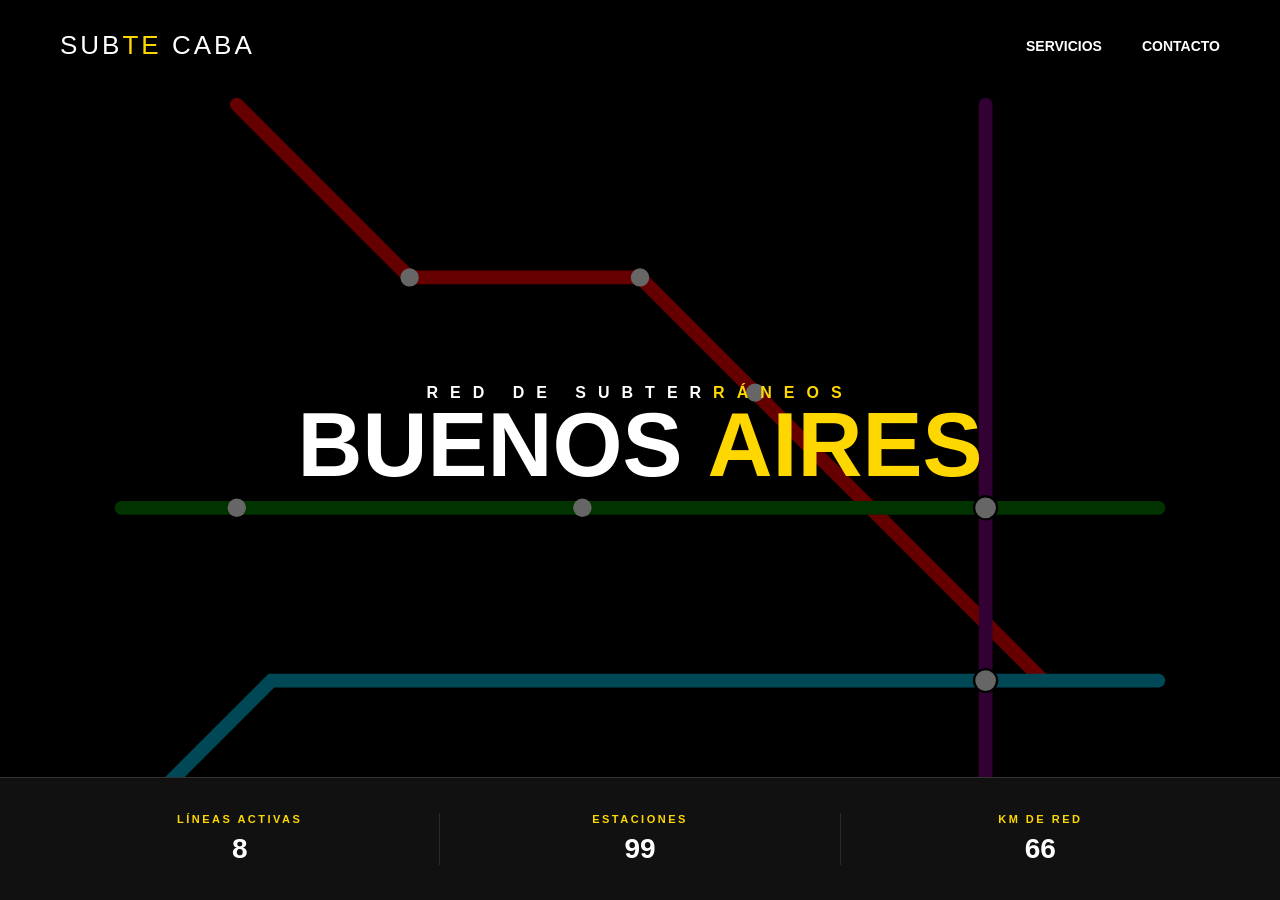
<file: index.html>
<!DOCTYPE html>
<html lang="es">
<head>
    <meta charset="UTF-8">
    <meta name="viewport" content="width=device-width, initial-scale=1.0">
    <title>Subte CABA - Inicio</title>
    <link rel="stylesheet" href="estilo/style.css">
</head>
<body>
    <div class="background-map">
        <svg viewBox="0 0 1000 700" xmlns="http://www.w3.org/2000/svg">
            <path d="M150 50 L300 200 L500 200 L600 300 L850 550" stroke="#FF0000" stroke-width="12" fill="none" stroke-linecap="round"/>
            <line x1="50" y1="400" x2="950" y2="400" stroke="#008000" stroke-width="12" stroke-linecap="round"/>
            <path d="M80 650 L180 550 L850 550 L950 550" stroke="#00B4D8" stroke-width="12" fill="none" stroke-linecap="round"/>
            <path d="M800 50 L800 650 L750 700" stroke="#800080" stroke-width="12" fill="none" stroke-linecap="round"/>
            <path d="M350 700 L700 700 L800 850" stroke="#FFD700" stroke-width="12" fill="none" stroke-linecap="round"/>

            <circle cx="300" cy="200" r="8" fill="#fff"/>
            <circle cx="500" cy="200" r="8" fill="#fff"/>
            <circle cx="600" cy="300" r="8" fill="#fff"/>
            <circle cx="150" cy="400" r="8" fill="#fff"/>
            <circle cx="450" cy="400" r="8" fill="#fff"/>
            <circle cx="800" cy="400" r="10" fill="#fff" stroke="#000" stroke-width="2"/>
            <circle cx="800" cy="550" r="10" fill="#fff" stroke="#000" stroke-width="2"/>
        </svg>
    </div>

    <div class="main-container">
        <nav class="nav">
            <div class="nav-logo">SUB<span>TE</span> CABA</div>
            <ul class="nav-links">
                <li><a href="servicios.html">Servicios</a></li>
                <li><a href="contacto.html">Contacto</a></li>
            </ul>
        </nav>

        <main class="hero">
            <div class="hero-text">
                <h1 class="title-main">RED DE SUBTER<span class="highlight">RÁNEOS</span></h1>
                <h2 class="title-main">BUENOS <span class="highlight">AIRES</span></h2>
            </div>
        </main>

        <div class="info-bar">
            <div class="info-card">
                <div class="info-label">Líneas activas</div>
                <div class="info-value">8</div>
            </div>
            <div class="info-card">
                <div class="info-label">Estaciones</div>
                <div class="info-value">99</div>
            </div>
            <div class="info-card">
                <div class="info-label">Km de red</div>
                <div class="info-value">66</div>
            </div>
        </div>
    </div>
</body>
</html>
</file>
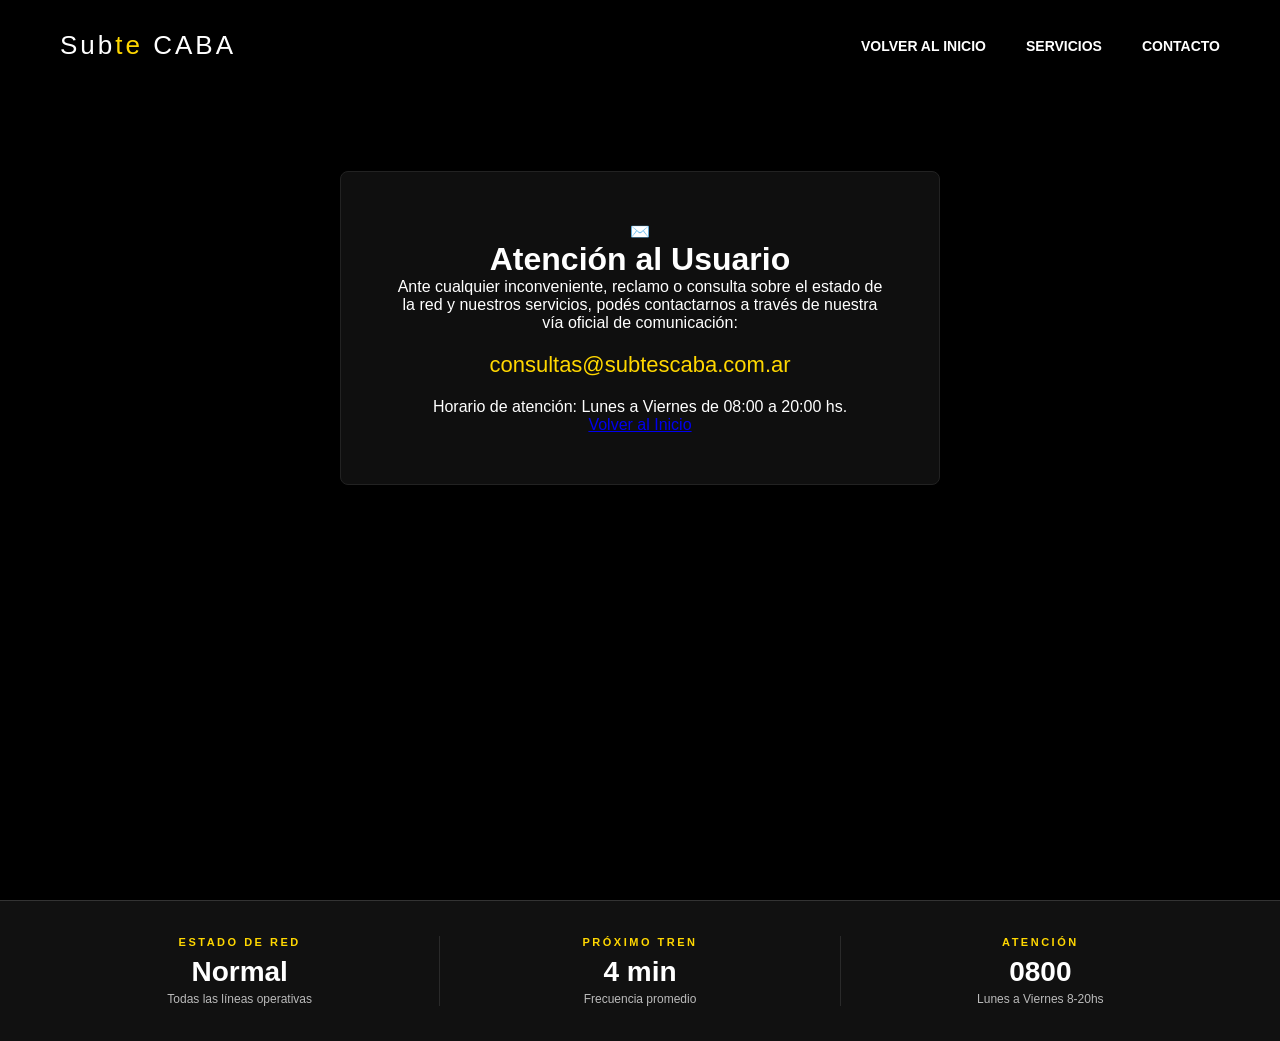
<file: contacto.html>
<!DOCTYPE html>
<html lang="es">
<head>
    <meta charset="UTF-8">
    <meta name="viewport" content="width=device-width, initial-scale=1.0">
    <title>Subte CABA - Contacto</title>
    <link rel="stylesheet" href="estilo/style.css">
</head>
<body>
    <div class="main-container">
        <nav class="nav">
            <div class="nav-logo">Sub<span>te</span> CABA</div>
            <ul class="nav-links">
                <li><a href="index.html">Volver al Inicio</a></li>
                <li><a href="servicios.html">Servicios</a></li>
                <li><a href="contacto.html" class="active">Contacto</a></li>
            </ul>
        </nav>

        <div class="contact-container">
            <div class="contact-box">
                <div class="contact-icon">✉️</div>
                <h1>Atención al <span>Usuario</span></h1>
                
                <p class="contact-text">
                    Ante cualquier inconveniente, reclamo o consulta sobre el estado de la red y nuestros servicios, podés contactarnos a través de nuestra vía oficial de comunicación:
                </p>

                <div class="email-wrapper">
                    <a href="mailto:consultas@subtescaba.com.ar" class="email-link">
                        consultas@subtescaba.com.ar
                    </a>
                </div>

                <div class="contact-footer">
                    <p>Horario de atención: Lunes a Viernes de 08:00 a 20:00 hs.</p>
                </div>
                
                <a href="index.html" class="btn-back">Volver al Inicio</a>
            </div>
        </div>
        </div> <div class="info-bar">
            <div class="info-card">
                <div class="info-label">Estado de red</div>
                <div class="info-value">Normal</div>
                <div class="info-sub">Todas las líneas operativas</div>
            </div>
            <div class="info-card">
                <div class="info-label">Próximo Tren</div>
                <div class="info-value">4 min</div>
                <div class="info-sub">Frecuencia promedio</div>
            </div>
            <div class="info-card">
                <div class="info-label">Atención</div>
                <div class="info-value">0800</div>
                <div class="info-sub">Lunes a Viernes 8-20hs</div>
            </div>
        </div>
    </div>
</body>
</html>
</file>
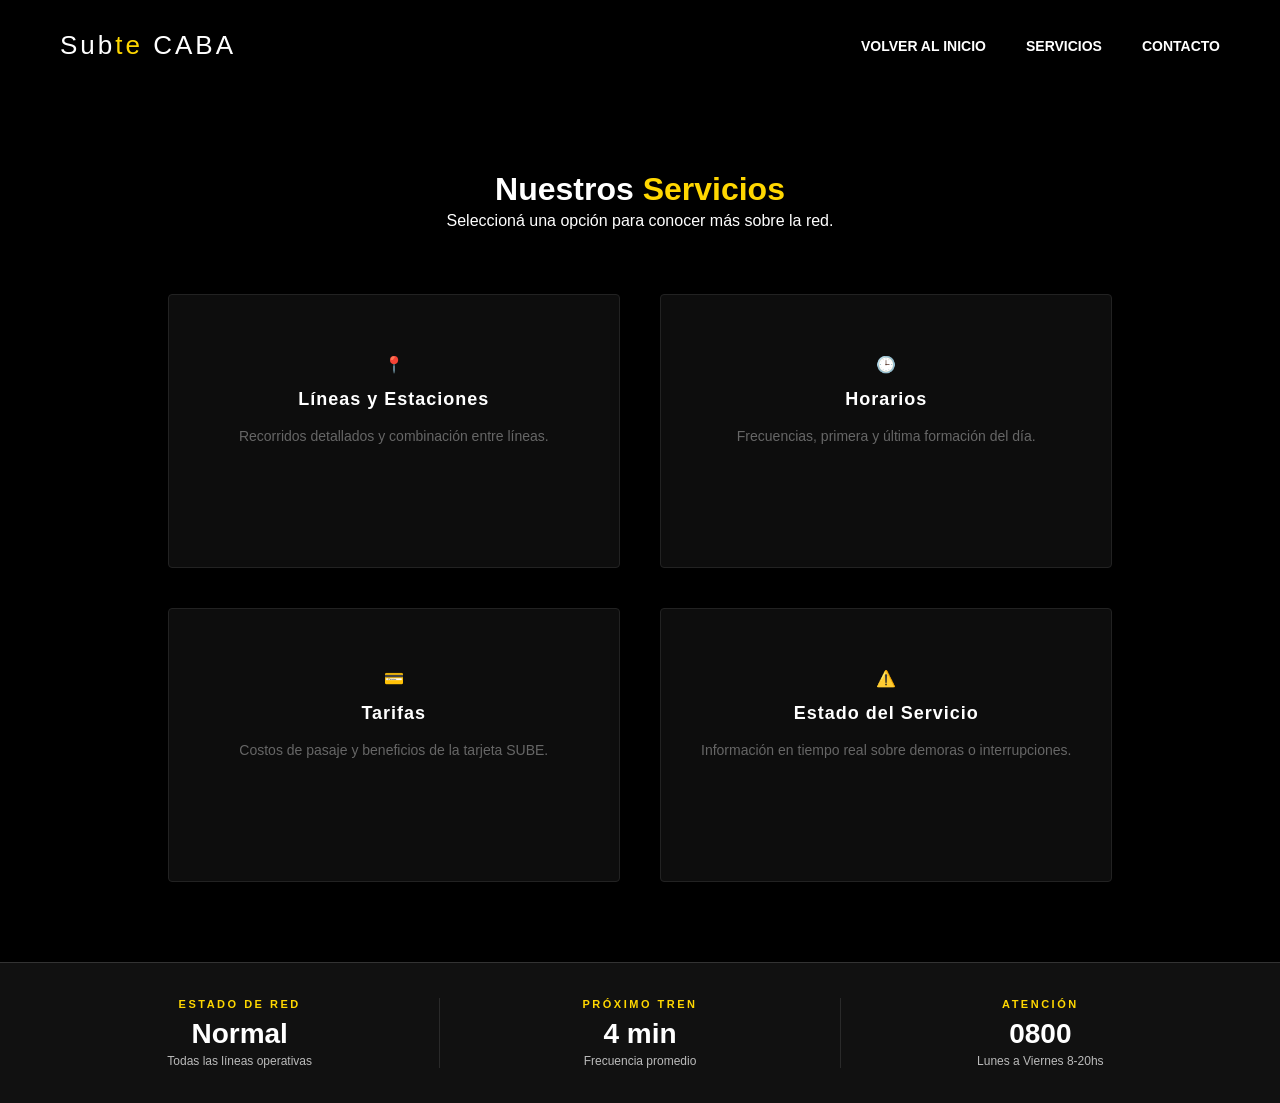
<file: servicios.html>
<!DOCTYPE html>
<html lang="es">
<head>
    <meta charset="UTF-8">
    <meta name="viewport" content="width=device-width, initial-scale=1.0">
    <title>Subte CABA - Servicios</title>
    <link rel="stylesheet" href="estilo/style.css">
</head>
<body>
    <div class="main-container">
        <nav class="nav">
            <div class="nav-logo">Sub<span>te</span> CABA</div>
            <ul class="nav-links">
                <li><a href="index.html">Volver al Inicio</a></li>
                <li><a href="servicios.html" class="active">Servicios</a></li>
                <li><a href="contacto.html">Contacto</a></li>
            </ul>
        </nav>

        <div class="services-container">
            <div class="services-header">
                <h1>Nuestros <span class="highlight">Servicios</span></h1>
                <p>Seleccioná una opción para conocer más sobre la red.</p>
            </div>

            <div class="services-grid">
                
                <a href="servicios/lineas_estaciones.html" class="service-card">
                    <div class="icon">📍</div>
                    <h3>Líneas y Estaciones</h3>
                    <p>Recorridos detallados y combinación entre líneas.</p>
                </a>

                <a href="servicios/horarios.html" class="service-card">
                    <div class="icon">🕒</div>
                    <h3>Horarios</h3>
                    <p>Frecuencias, primera y última formación del día.</p>
                </a>

                <a href="servicios/tarifas.html" class="service-card">
                    <div class="icon">💳</div>
                    <h3>Tarifas</h3>
                    <p>Costos de pasaje y beneficios de la tarjeta SUBE.</p>
                </a>

                <a href="servicios/estado.html" class="service-card">
                    <div class="icon">⚠️</div>
                    <h3>Estado del Servicio</h3>
                    <p>Información en tiempo real sobre demoras o interrupciones.</p>
                </a>

            </div>
        </div> <div class="info-bar">
            <div class="info-card">
                <div class="info-label">Estado de red</div>
                <div class="info-value">Normal</div>
                <div class="info-sub">Todas las líneas operativas</div>
            </div>
            <div class="info-card">
                <div class="info-label">Próximo Tren</div>
                <div class="info-value">4 min</div>
                <div class="info-sub">Frecuencia promedio</div>
            </div>
            <div class="info-card">
                <div class="info-label">Atención</div>
                <div class="info-value">0800</div>
                <div class="info-sub">Lunes a Viernes 8-20hs</div>
            </div>
        </div>
    </div> 
</body>
</html>
</file>
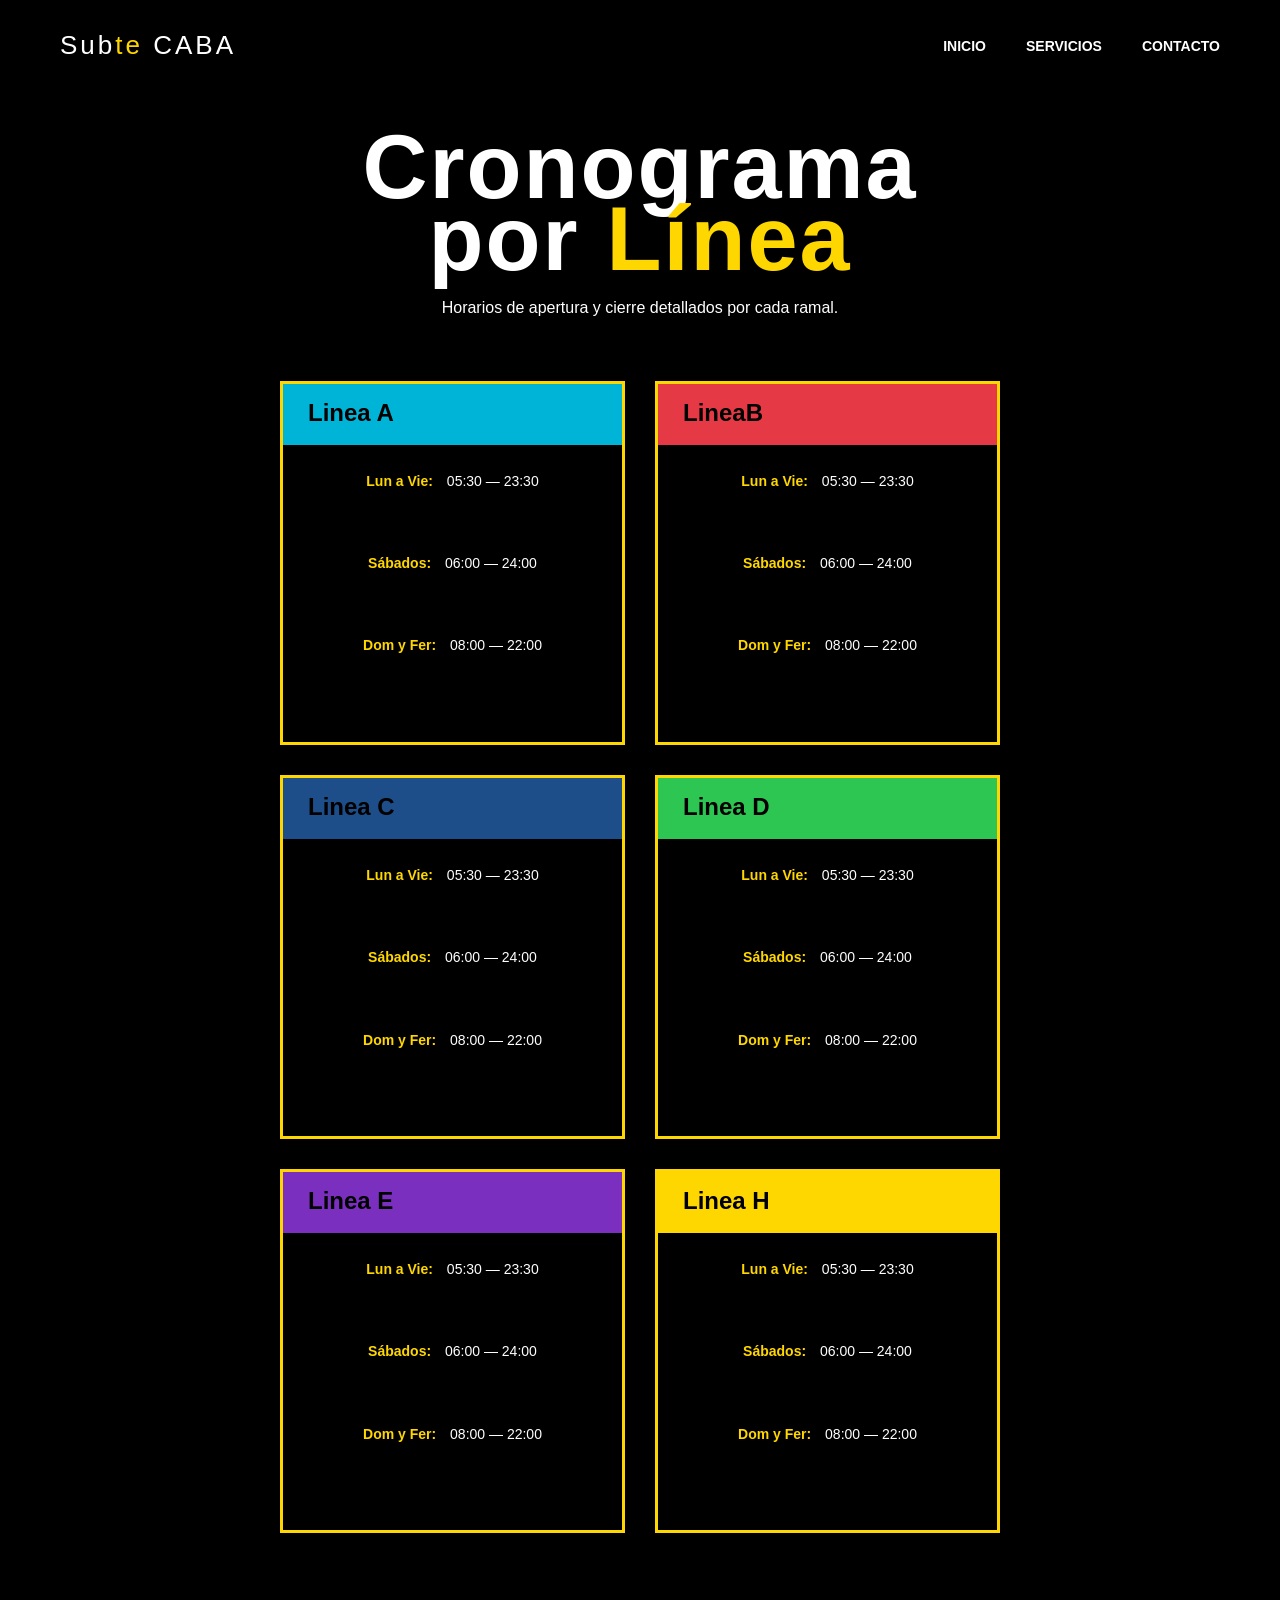
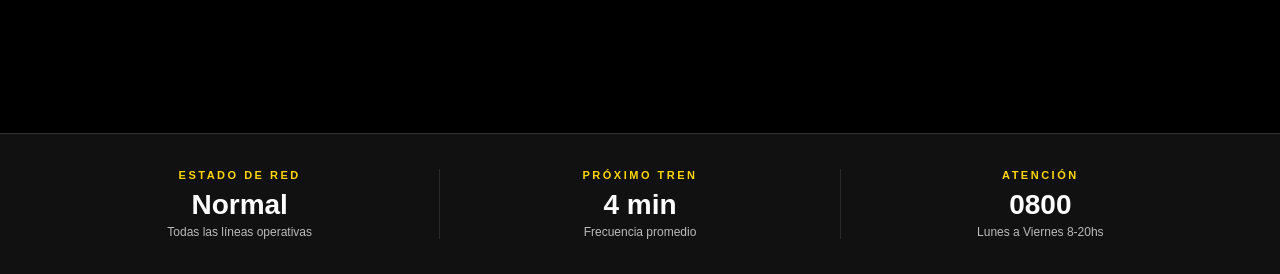
<file: servicios/horarios.html>
<!DOCTYPE html>
<html lang="es">
<head>
    <meta charset="UTF-8">
    <meta name="viewport" content="width=device-width, initial-scale=1.0">
    <title>Horarios por Línea - Subte CABA</title>
    <link rel="stylesheet" href="../estilo/style.css">
</head>
<body>
    <div class="main-container">
        <nav class="nav">
            <div class="nav-logo">Sub<span>te</span> CABA</div>
            <ul class="nav-links">
                <li><a href="../index.html">Inicio</a></li>
                <li><a href="../servicios.html">Servicios</a></li>
                <li><a href="../contacto.html">Contacto</a></li>
            </ul>
        </nav>

        <main class="services-container">
            <h1 class="title-main">Cronograma por <span class="highlight">Línea</span></h1>
            <p class="subtitle">Horarios de apertura y cierre detallados por cada ramal.</p>

            <div class="schedules-grid">
                
                <div class="schedule-card line-a">
                    <div class="line-header-block">Linea A</div>
                    <div class="line-body">
                        <p><strong>Lun a Vie:</strong> 05:30 — 23:30</p>
                        <p><strong>Sábados:</strong> 06:00 — 24:00</p>
                        <p><strong>Dom y Fer:</strong> 08:00 — 22:00</p>
                    </div>
                </div>

                <div class="schedule-card line-b">
                    <div class="line-header-block">LineaB</div>
                    <div class="line-body">
                        <p><strong>Lun a Vie:</strong> 05:30 — 23:30</p>
                        <p><strong>Sábados:</strong> 06:00 — 24:00</p>
                        <p><strong>Dom y Fer:</strong> 08:00 — 22:00</p>
                    </div>
                </div>

                <div class="schedule-card line-c">
                    <div class="line-header-block">Linea C</div>
                    <div class="line-body">
                        <p><strong>Lun a Vie:</strong> 05:30 — 23:30</p>
                        <p><strong>Sábados:</strong> 06:00 — 24:00</p>
                        <p><strong>Dom y Fer:</strong> 08:00 — 22:00</p>
                    </div>
                </div>

                <div class="schedule-card line-d">
                    <div class="line-header-block">Linea D</div>
                    <div class="line-body">
                        <p><strong>Lun a Vie:</strong> 05:30 — 23:30</p>
                        <p><strong>Sábados:</strong> 06:00 — 24:00</p>
                        <p><strong>Dom y Fer:</strong> 08:00 — 22:00</p>
                    </div>
                </div>

                <div class="schedule-card line-e">
                    <div class="line-header-block">Linea E</div>
                    <div class="line-body">
                        <p><strong>Lun a Vie:</strong> 05:30 — 23:30</p>
                        <p><strong>Sábados:</strong> 06:00 — 24:00</p>
                        <p><strong>Dom y Fer:</strong> 08:00 — 22:00</p>
                    </div>
                </div>

                <div class="schedule-card line-h">
                    <div class="line-header-block">Linea H</div>
                    <div class="line-body">
                        <p><strong>Lun a Vie:</strong> 05:30 — 23:30</p>
                        <p><strong>Sábados:</strong> 06:00 — 24:00</p>
                        <p><strong>Dom y Fer:</strong> 08:00 — 22:00</p>
                    </div>
                </div>

            </div>
        </main>

        <div class="info-bar">
            <div class="info-card">
                <div class="info-label">Estado de red</div>
                <div class="info-value">Normal</div>
                <div class="info-sub">Todas las líneas operativas</div>
            </div>
            <div class="info-card">
                <div class="info-label">Próximo Tren</div>
                <div class="info-value">4 min</div>
                <div class="info-sub">Frecuencia promedio</div>
            </div>
            <div class="info-card">
                <div class="info-label">Atención</div>
                <div class="info-value">0800</div>
                <div class="info-sub">Lunes a Viernes 8-20hs</div>
            </div>
        </div>
    </div>
</body>
</html>
</file>
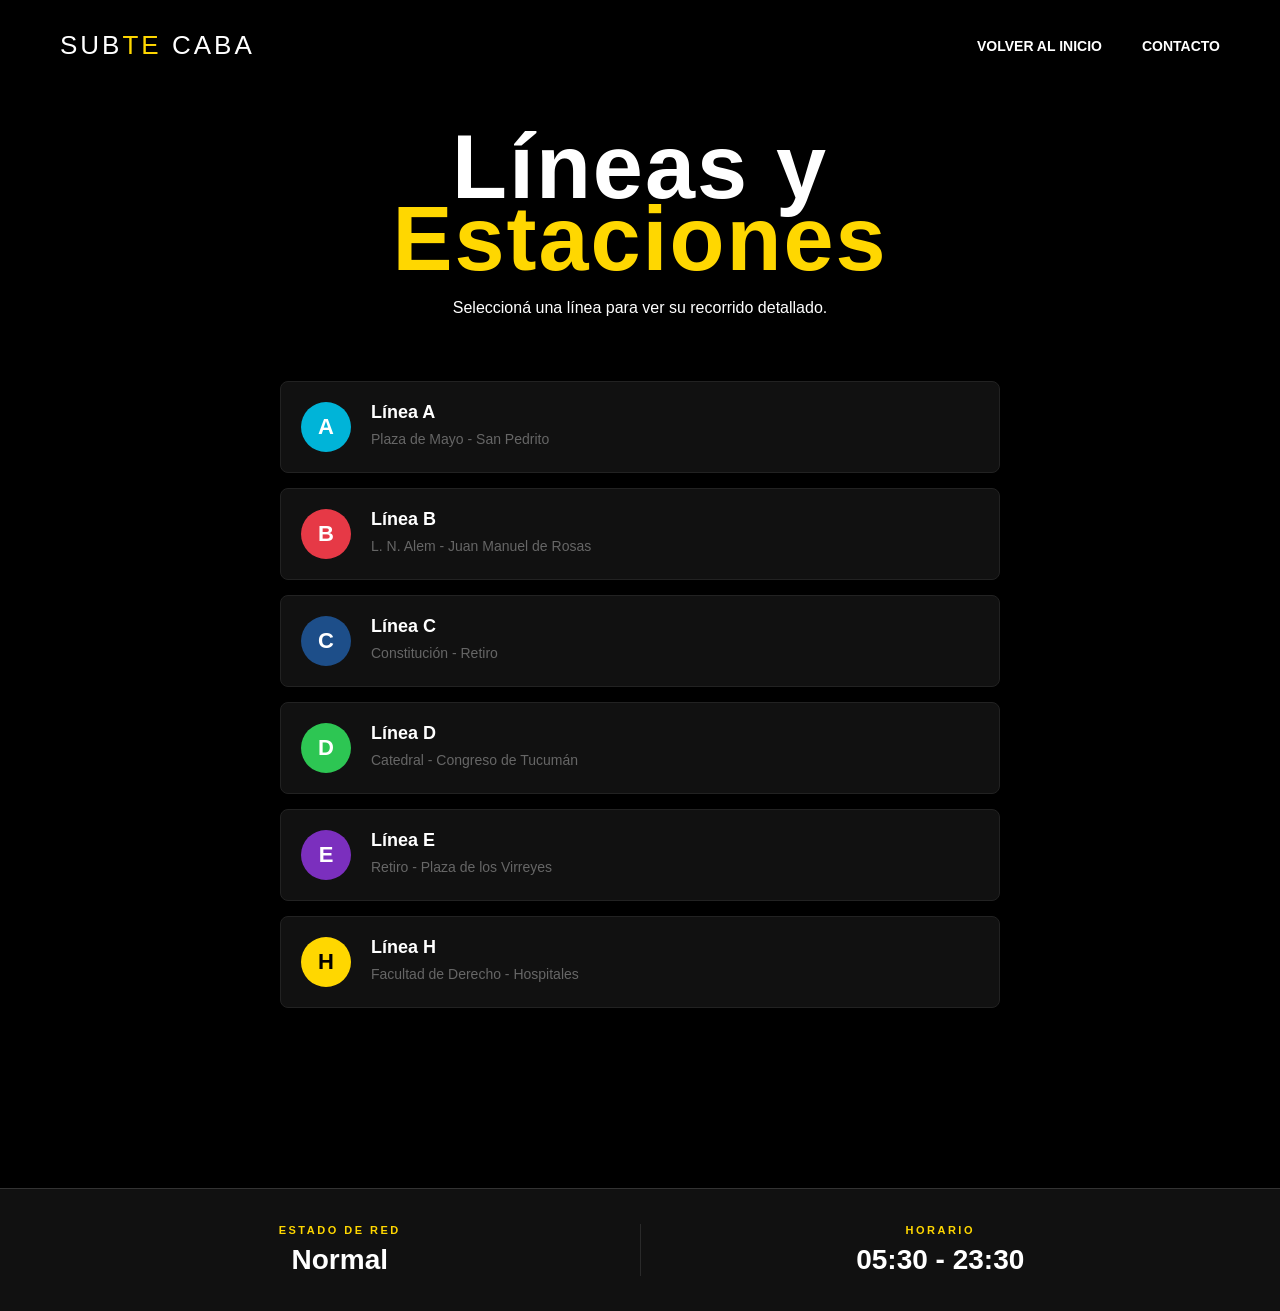
<file: servicios/lineas_estaciones.html>
<!DOCTYPE html>
<html lang="es">
<head>
    <meta charset="UTF-8">
    <meta name="viewport" content="width=device-width, initial-scale=1.0">
    <title>Líneas y Estaciones - Subte CABA</title>
    <link rel="stylesheet" href="../estilo/style.css">
</head>
<body>
    <div class="main-container">
        <nav class="nav">
            <div class="nav-logo">SUB<span>TE</span> CABA</div>
            <ul class="nav-links">
                <li><a href="../index.html">Volver al inicio</a></li>
                <li><a href="../contacto.html">Contacto</a></li>
            </ul>
        </nav>

        <main class="services-container">
            <h2 class="title-main">Líneas y <span class="highlight">Estaciones</span></h2>
            <p class="subtitle">Seleccioná una línea para ver su recorrido detallado.</p>

            <div class="lines-list-container">
                <a href="#" class="line-item">
                    <span class="line-badge" style="background: #00B4D8;">A</span>
                    <div class="line-info">
                        <h3>Línea A</h3>
                        <p>Plaza de Mayo - San Pedrito</p>
                    </div>
                </a>

                <a href="#" class="line-item">
                    <span class="line-badge" style="background: #E63946;">B</span>
                    <div class="line-info">
                        <h3>Línea B</h3>
                        <p>L. N. Alem - Juan Manuel de Rosas</p>
                    </div>
                </a>

                <a href="#" class="line-item">
                    <span class="line-badge" style="background: #1D4E89;">C</span>
                    <div class="line-info">
                        <h3>Línea C</h3>
                        <p>Constitución - Retiro</p>
                    </div>
                </a>

                <a href="#" class="line-item">
                    <span class="line-badge" style="background: #2DC653;">D</span>
                    <div class="line-info">
                        <h3>Línea D</h3>
                        <p>Catedral - Congreso de Tucumán</p>
                    </div>
                </a>

                <a href="#" class="line-item">
                    <span class="line-badge" style="background: #7B2FBE;">E</span>
                    <div class="line-info">
                        <h3>Línea E</h3>
                        <p>Retiro - Plaza de los Virreyes</p>
                    </div>
                </a>

                <a href="#" class="line-item">
                    <span class="line-badge" style="background: #FFD700; color: #000;">H</span>
                    <div class="line-info">
                        <h3>Línea H</h3>
                        <p>Facultad de Derecho - Hospitales</p>
                    </div>
                </a>
            </div>
        </main>

        <div class="info-bar">
            <div class="info-card">
                <div class="info-label">Estado de red</div>
                <div class="info-value">Normal</div>
            </div>
            <div class="info-card">
                <div class="info-label">Horario</div>
                <div class="info-value">05:30 - 23:30</div>
            </div>
        </div>
    </div>
</body>
</html>
</file>
<file: estilo/style.css>
* { margin: 0; padding: 0; box-sizing: border-box; }

body {
    background-color: #000;
    color: #fff;
    margin: 0;
    font-family: 'Arial Black', sans-serif;
    /* CAMBIO: Permitir scroll si el contenido es largo */
    min-height: 100vh; 
    overflow-y: auto; 
    overflow-x: hidden;
    
}

/* Posicionamiento del mapa de líneas */
.background-map {
    position: fixed;
    top: 0;
    left: 0;
    width: 100%;
    height: 100%;
    z-index: -1;
    display: flex;
    align-items: center;
    justify-content: center;
    opacity: 0.4; /* Ajusta esto para que las líneas se vean más o menos */
}

.background-map svg {
    width: 90%;
    height: auto;
}

.main-container {
    display: flex;
    flex-direction: column;
    /* CAMBIO: No fijar la altura a 100vh, dejar que crezca */
    min-height: 100vh; 
    position: relative;
    z-index: 1;
}

/* Navegación (Logo izquierda, Links derecha) */
.nav {
    display: flex;
    justify-content: space-between;
    align-items: center;
    padding: 30px 60px;
}

.nav-logo { font-size: 26px; letter-spacing: 3px; }
.nav-logo span { color: #FFD700; }

.nav-links { display: flex; gap: 40px; list-style: none; }
.nav-links a { 
    color: #ffffff; 
    text-decoration: none; 
    text-transform: uppercase; 
    font-size: 14px; 
    font-weight: 900;
}

/* Texto central */
.hero {
    flex: 1;
    display: flex;
    align-items: center;
    justify-content: center;
    text-align: center;
}

.hero-text h1 { font-size: 16px; letter-spacing: 12px; color: #ffffff; margin-bottom: 10px; }
.title-main { font-size: 90px; line-height: 0.8; }
.highlight { 
    color: #FFD700; 
    font-weight: 900;
}
/* Footer (Info Bar) */
.info-bar {
    background: #111;
    border-top: 1px solid #222;
    padding: 30px 40px;
    display: flex;
}

.info-card {
    flex: 1;
    text-align: center;
    border-right: 1px solid #2a2a2a;
}

.info-card:last-child { border-right: none; }

.info-label {
    font-size: 11px;
    color: #FFD700; /* Dorado para legibilidad */
    text-transform: uppercase;
    margin-bottom: 5px;
}

.info-value {
    font-size: 28px;
    color: #fff; /* Blanco para legibilidad */
}

/* --- SECCIÓN DE SERVICIOS (GRILLA) --- */
/* Aseguramos que el contenedor de servicios no limite el tamaño */
.services-container {
    flex: 1; 
    padding: 80px 40px; /* Aumentamos el margen superior e inferior */
    text-align: center;
    max-width: 1200px; /* Evita que el texto se estire demasiado en pantallas anchas */
    margin: 0 auto;    /* Centra el contenedor */
}

.services-container .title-main {
    margin-bottom: 20px; /* Separa el título del párrafo de abajo */
    letter-spacing: 2px;
}

.services-container p {
    margin-bottom: 60px; /* Genera espacio antes de que empiecen las tarjetas */
    line-height: 1.6;    /* Mejora la lectura del texto */
}

.services-grid {
    display: grid;
    grid-template-columns: repeat(2, 1fr);
    gap: 40px; /* Aumentamos la separación entre los cuadros de 20px a 40px */
    margin-top: 20px;
}

.service-card {
    background: rgba(17, 17, 17, 0.8);
    border: 1px solid #222;
    padding: 60px 40px; /* Más aire adentro de cada cuadro */
    text-decoration: none;
    transition: 0.4s ease;
    border-radius: 4px; /* Un redondeado muy sutil para suavizar */
}

.service-card h3 { 
    color: #ffffff; 
    margin-bottom: 20px; /* Separa el nombre de la página de la descripción */
    font-size: 20px; 
    letter-spacing: 1px;
}

.service-card h3 { color: #ffffff;; margin: 15px 0; font-size: 18px; }
.service-card p { color: #666; font-size: 14px; font-family: sans-serif; }

.service-card:hover { border-color: #FFD700; transform: scale(1.02); }

/* --- SECCIÓN DE CONTACTO --- */
.contact-container {
    display: flex;
    justify-content: center;
    padding: 80px 20px;
}

.contact-box {
    background: rgba(17, 17, 17, 0.9);
    border: 1px solid #222;
    padding: 50px;
    max-width: 600px;
    text-align: center;
    border-radius: 8px;
}

.email-link {
    color: #FFD700;
    font-size: 22px;
    text-decoration: none;
    display: block;
    margin: 20px 0;
}

/* --- BARRA DE INFORMACIÓN (FOOTER) --- */
.info-bar {
    background: #111;
    border-top: 1px solid #333;
    padding: 35px 40px;
    display: flex;
    width: 100%;
    margin-top: auto; /* ESTO ES CLAVE: empuja el footer al fondo */
    position: relative;
    z-index: 10;
}

.info-card {
    flex: 1;
    padding: 0 32px;
    border-right: 1px solid #2a2a2a;
    text-align: center;
}

.info-card:last-child { border-right: none; }

.info-label {
    font-size: 11px;
    letter-spacing: 2.5px;
    color: #FFD700; /* Cambiado a Dorado para que resalte */
    text-transform: uppercase;
    font-weight: 700;
    margin-bottom: 8px;
}

.info-value {
    font-size: 28px;
    font-weight: 900;
    color: #ffffff; /* Cambiado a Blanco puro para máxima legibilidad */
}

.info-sub {
    font-size: 12px;
    color: #bbbbbb; /* Gris claro para que se lea bien sobre negro */
    margin-top: 4px;
}
/* --- ESPECIFICIDAD REFORZADA PARA LÍNEAS --- */

/* Forzamos el contenedor para que sea una lista vertical */
main.services-container {
    display: block !important; /* Anula la grilla de la página de servicios si existiera */
    max-width: 800px;
    margin: 0 auto;
    padding-top: 40px;
}

.lines-list-container {
    display: flex !important;
    flex-direction: column !important;
    gap: 15px;
    margin-top: 30px;
    padding-bottom: 100px;
}

/* Estilo de los botones de línea */
.lines-list-container .line-item {
    background: #111 !important;
    border: 1px solid #222 !important;
    display: flex !important;
    align-items: center;
    padding: 20px;
    text-decoration: none;
    border-radius: 8px;
    transition: 0.3s ease-in-out;
}

.lines-list-container .line-item:hover {
    border-color: #FFD700 !important;
    transform: translateX(10px);
    background: #1a1a1a !important;
}

/* Círculo de la línea */
.line-badge {
    width: 50px;
    height: 50px;
    border-radius: 50%;
    display: flex;
    align-items: center;
    justify-content: center;
    font-size: 22px;
    font-weight: 900;
    color: #fff;
    margin-right: 20px;
    flex-shrink: 0;
}

/* Textos */
.line-info {
    text-align: left;
}

.line-info h3 {
    margin: 0;
    font-size: 18px;
    color: #fff;
}

.line-info p {
    margin: 5px 0 0 0;
    color: #666;
    font-size: 14px;
    font-family: sans-serif;
}
/* --- ESTILOS TARJETAS DE HORARIOS (NUEVO DISEÑO BLOQUE) --- */

/* Contenedor principal de la grilla de horarios */
.schedules-grid {
    display: grid;
    grid-template-columns: repeat(2, 1fr); /* 2 columnas */
    gap: 30px; /* Separación entre tarjetas */
    max-width: 1000px;
    margin: 40px auto;
    padding-bottom: 80px;
}

/* 1. Estilo base de la tarjeta */
.schedule-card {
    background: #000; /* Fondo negro puro */
    border: 3px solid; /* Borde grueso; el color lo definimos abajo */
    display: flex;
    flex-direction: column;
    width: 100%;
    overflow: hidden; /* Mantiene la cabecera dentro de los bordes */
}

/* 2. Cabecera rectangular (Como en image_0.png) */
.line-header-block {
    padding: 15px 25px;
    color: #000; /* Letra negra para contraste */
    font-size: 24px;
    font-weight: 900;
    text-align: left; /* Alineado a la izquierda */
    border-bottom: 3px solid; /* Borde inferior entre cabecera y cuerpo */
}

/* 3. Cuerpo negro con la información */
.line-body {
    padding: 25px;
    color: #fff;
    font-family: sans-serif; /* Fuente más legible para horarios */
    font-size: 14px;
    line-height: 1.8;
}

.line-body p strong {
    color: #FFD700; /* Resalta los días en dorado */
    margin-right: 10px;
}

/* --- 4. CONFIGURACIÓN DE COLORES POR LÍNEA --- */

/* Línea A (Celeste) */
.line-a { border-color: #FFD700; }
.line-a .line-header-block { background-color: #00B4D8; border-color: #00B4D8; }

/* Línea B (Rojo) */
.line-b { border-color: #FFD700; }
.line-b .line-header-block { background-color: #E63946; border-color: #E63946; }

/* Línea C (Azul) */
.line-c { border-color: #FFD700; }
.line-c .line-header-block { background-color: #1D4E89; border-color: #1D4E89; }

/* Línea D (Verde) */
.line-d { border-color: #FFD700; }
.line-d .line-header-block { background-color: #2DC653; border-color: #2DC653; }

/* Línea E (Violeta) */
.line-e { border-color: #FFD700; }
.line-e .line-header-block { background-color: #7B2FBE; border-color: #7B2FBE; }

/* Línea H (Amarillo) */
.line-h { border-color: #FFD700; }
.line-h .line-header-block { background-color: #FFD700; border-color: #FFD700; }
</file>
